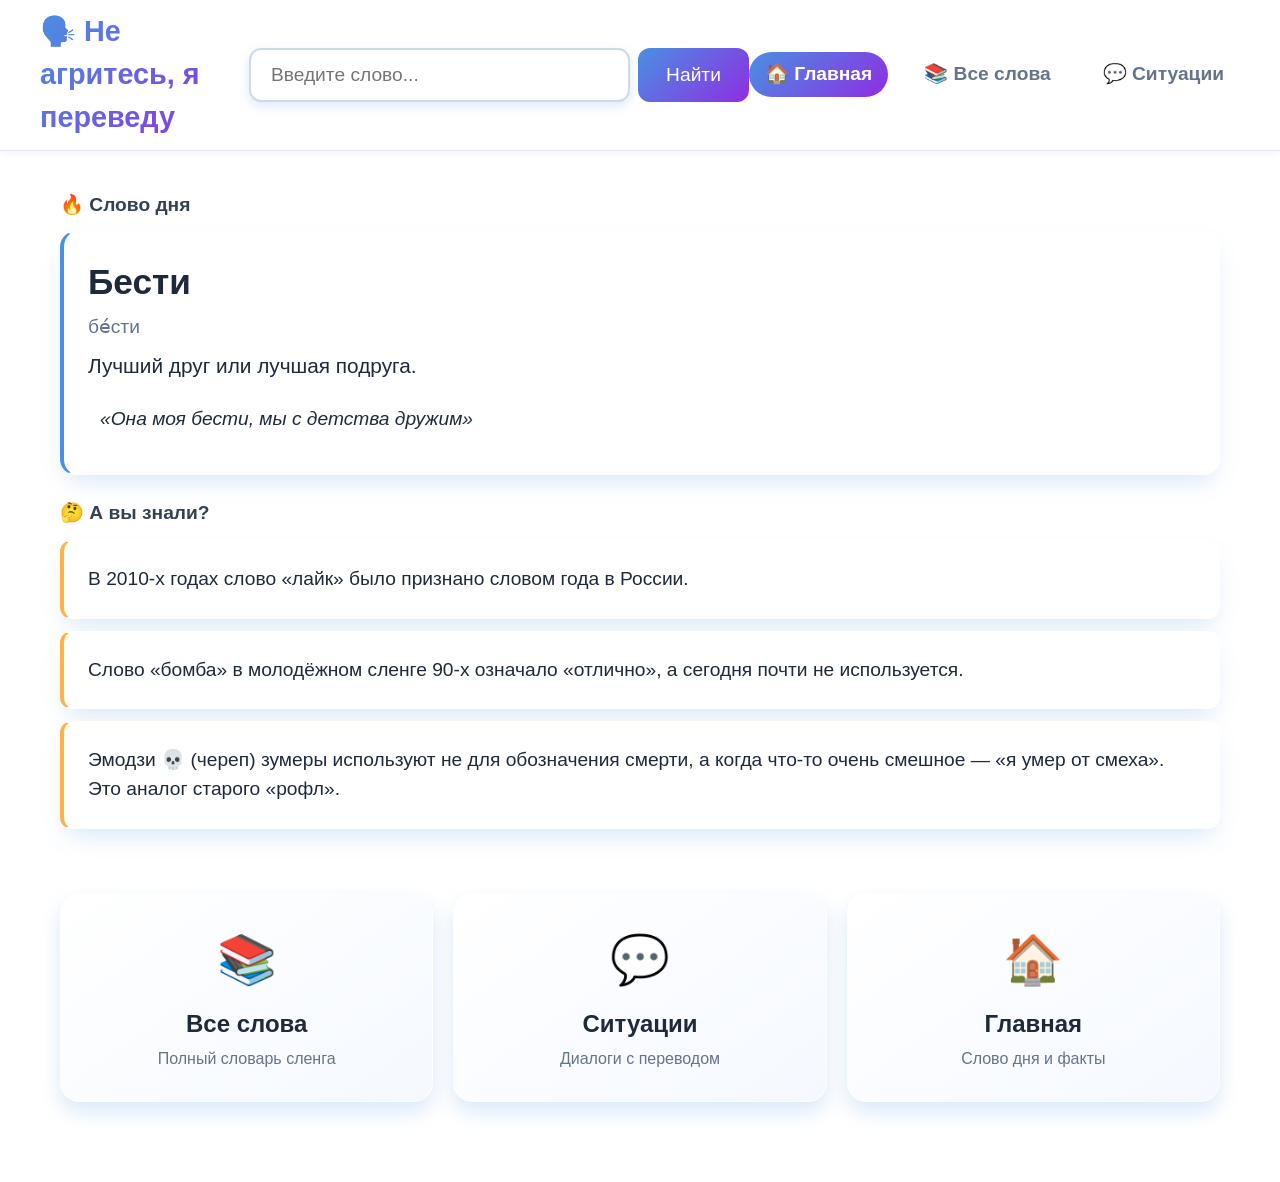
<file: index.html>
<!DOCTYPE html>
<html lang="ru">
<head>
    <meta charset="UTF-8">
    <meta name="viewport" content="width=device-width, initial-scale=1.0, maximum-scale=1.5, user-scalable=yes">
    <title>Не агритесь, я переведу</title>
    <link rel="stylesheet" href="style.css">
</head>
<body>
    <div class="app">
        <!-- Sticky header с поиском и ПК-навигацией -->
        <div class="sticky-header">
            <header class="header">
                <a href="index.html" class="header__title">🗣️ Не агритесь, я переведу</a>
            </header>
            <div class="search-section">
                <input type="text" class="search-input" id="searchInput" placeholder="Введите слово..." autocomplete="off">
                <button class="search-button" id="searchButton">Найти</button>
                <div id="suggestions" class="suggestions"></div>
            </div>
            <!-- Навигация для ПК (видна только на широких экранах) -->
            <nav class="pc-nav">
                <a href="index.html" class="pc-nav-item active">🏠 Главная</a>
                <a href="dictionary.html" class="pc-nav-item">📚 Все слова</a>
                <a href="situations.html" class="pc-nav-item">💬 Ситуации</a>
            </nav>
        </div>

        <main class="main">
            <!-- Слово дня -->
            <section class="word-of-day">
                <h2>🔥 Слово дня</h2>
                <div id="wordOfDayCard" class="word-card">
                    <!-- загружается из js -->
                </div>
            </section>

            <!-- А вы знали? (факты) -->
            <section class="facts">
                <h2>🤔 А вы знали?</h2>
                <div id="factsContainer" class="facts-list">
                    <!-- факты загружаются из js -->
                </div>
            </section>

            <!-- Кнопка перехода в словарь (видна только на мобильных и планшетах) -->
            <div class="to-dictionary mobile-only">
                <a href="dictionary.html" class="button">📖 Перейти в словарь</a>
            </div>

            <!-- Навигационные карточки для ПК (видны только на широких экранах) -->
            <div class="nav-cards">
                <a href="dictionary.html" class="nav-card">
                    <span class="nav-card-icon">📚</span>
                    <span class="nav-card-title">Все слова</span>
                    <span class="nav-card-desc">Полный словарь сленга</span>
                </a>
                <a href="situations.html" class="nav-card">
                    <span class="nav-card-icon">💬</span>
                    <span class="nav-card-title">Ситуации</span>
                    <span class="nav-card-desc">Диалоги с переводом</span>
                </a>
                <a href="index.html" class="nav-card">
                    <span class="nav-card-icon">🏠</span>
                    <span class="nav-card-title">Главная</span>
                    <span class="nav-card-desc">Слово дня и факты</span>
                </a>
            </div>
        </main>

        <!-- Нижнее меню (видно только на мобильных и планшетах) -->
        <nav class="bottom-nav">
            <a href="index.html" class="nav-item active">🏠 Главная</a>
            <a href="dictionary.html" class="nav-item">📚 Все слова</a>
            <a href="situations.html" class="nav-item">💬 Ситуации</a>
        </nav>
    </div>

    <script src="script.js"></script>
</body>
</html>
</file>
<file: style.css>
* {
    margin: 0;
    padding: 0;
    box-sizing: border-box;
}

body {
    font-family: 'Roboto', -apple-system, BlinkMacSystemFont, 'Segoe UI', sans-serif;
    background: linear-gradient(145deg, #e0eefa 0%, #f5f0ff 100%);
    color: #1e293b;
    line-height: 1.5;
}

/* Основной контейнер */
.app {
    max-width: 600px; /* для мобильных */
    margin: 0 auto;
    background-color: rgba(255, 255, 255, 0.9);
    min-height: 100vh;
    display: flex;
    flex-direction: column;
    box-shadow: 0 15px 40px rgba(0, 0, 0, 0.2);
    padding-bottom: 100px;
}

/* ===== STICKY HEADER ===== */
.sticky-header {
    position: sticky;
    top: 0;
    background-color: white;
    z-index: 1000;
    padding: 0 20px;
    border-bottom: 1px solid #e2e8f0;
    box-shadow: 0 2px 8px rgba(0,0,0,0.05);
}

.header {
    padding: 16px 0;
    border-bottom: none;
}

.header__title {
    font-size: 1.8rem;
    font-weight: 700;
    text-decoration: none;
    background: linear-gradient(135deg, #4A90E2, #8E2DE2);
    -webkit-background-clip: text;
    -webkit-text-fill-color: transparent;
    background-clip: text;
    display: inline-block;
}

/* Поиск */
.search-section {
    position: relative;
    display: flex;
    gap: 8px;
    padding-bottom: 12px;
}

.search-input {
    flex: 1;
    padding: 12px 16px;
    border: 2px solid #d0d9e8;
    border-radius: 12px;
    font-size: 1rem;
    outline: none;
    background: rgba(255, 255, 255, 0.9);
    transition: border 0.2s, box-shadow 0.2s;
}

.search-input:focus {
    border-color: #4A90E2;
    box-shadow: 0 0 0 4px rgba(74, 144, 226, 0.15), inset 0 2px 4px rgba(0,0,0,0.02);
}

.search-button {
    padding: 12px 20px;
    background: linear-gradient(135deg, #4A90E2, #8E2DE2);
    color: white;
    border: none;
    border-radius: 12px;
    font-size: 1rem;
    font-weight: 500;
    cursor: pointer;
    transition: opacity 0.2s;
}

.search-button:hover {
    opacity: 0.9;
}

/* ===== MAIN ===== */
.main {
    flex: 1;
    padding: 24px 20px 20px 20px;
    display: flex;
    flex-direction: column;
    gap: 24px;
}

/* Карточки */
.word-of-day h2, .facts h2 {
    font-size: 1.2rem;
    margin-bottom: 12px;
    color: #334155;
}

.word-card {
    background: white;
    border-radius: 16px;
    padding: 16px;
    border-left: 4px solid #4A90E2 !important;
    box-shadow: 0 12px 24px -8px rgba(74, 144, 226, 0.25);
    border: 1px solid rgba(255, 255, 255, 0.5);
}

.word-card__word {
    font-size: 1.5rem;
    font-weight: 600;
    margin-bottom: 4px;
}

.word-card__stress {
    color: #64748b;
    margin-bottom: 8px;
}

.word-card__definition {
    font-size: 1.1rem;
    margin-bottom: 12px;
    line-height: 1.5;
}

.word-card__examples {
    background-color: white;
    border-radius: 12px;
    padding: 12px;
    font-style: italic;
}

.word-card__example {
    margin-bottom: 4px;
}

/* Факты */
.facts-list {
    display: flex;
    flex-direction: column;
    gap: 12px;
}

.fact-item {
    background: white;
    border-radius: 12px;
    padding: 16px;
    border-left: 4px solid #ffb347 !important;
    line-height: 1.5;
    box-shadow: 0 12px 24px -8px rgba(74, 144, 226, 0.25);
    border: 1px solid rgba(255, 255, 255, 0.5);
}

/* Кнопка перехода (старая, может использоваться) */
.to-dictionary {
    text-align: center;
    margin: 16px 0;
}

.button {
    display: inline-block;
    padding: 12px 24px;
    background-color: #e2e8f0;
    color: #1e293b;
    text-decoration: none;
    border-radius: 30px;
    font-weight: 500;
    transition: background-color 0.2s;
    border: none;
    cursor: pointer;
}

.button:hover {
    background-color: #cbd5e1;
}

/* ===== НИЖНЕЕ МЕНЮ (для мобильных и планшетов) ===== */
.bottom-nav {
    position: fixed;
    bottom: 0;
    left: 0;
    right: 0;
    max-width: 600px;
    margin: 0 auto;
    display: flex;
    justify-content: space-around;
    align-items: center;
    padding: 12px 0;
    background-color: white;
    box-shadow: 0 -4px 12px rgba(0, 0, 0, 0.1);
    border-top: 1px solid #e2e8f0;
    z-index: 1000;
    box-sizing: border-box;
    padding-bottom: constant(safe-area-inset-bottom);
    padding-bottom: env(safe-area-inset-bottom);
    font-size: 1.2rem;
}

.nav-item {
    text-decoration: none;
    color: #64748b;
    font-size: 1.2rem;
    display: flex;
    flex-direction: column;
    align-items: center;
    gap: 6px;
    transition: all 0.2s;
    font-weight: 600;
    padding: 8px 12px;
    border-radius: 30px;
}

.nav-item:hover {
    background: linear-gradient(135deg, #4A90E2, #8E2DE2);
    color: white;
    transform: translateY(-3px);
    box-shadow: 0 4px 10px rgba(74, 144, 226, 0.4);
}

.nav-item.active {
    background: linear-gradient(135deg, #4A90E2, #8E2DE2);
    color: white;
    font-weight: 700;
    box-shadow: 0 4px 10px rgba(74, 144, 226, 0.4);
}

/* ===== СТРАНИЦА СЛОВАРЯ ===== */
.alphabet-index {
    display: flex;
    flex-wrap: wrap;
    gap: 8px;
    margin: 20px 0;
    padding: 10px;
    background-color: #f1f5f9;
    border-radius: 30px;
    justify-content: center;
}

.index-letter {
    text-decoration: none;
    color: #1e293b;
    font-weight: 600;
    font-size: 1.2rem;
    width: 36px;
    height: 36px;
    display: flex;
    align-items: center;
    justify-content: center;
    border-radius: 50%;
    background-color: white;
    transition: background-color 0.2s;
}

.index-letter:hover {
    background-color: #4A90E2;
    color: white;
}

.letter-group {
    margin-bottom: 30px;
    scroll-margin-top: 70px;
}

.letter-title {
    font-size: 2rem;
    color: #4A90E2;
    border-bottom: 2px solid #e2e8f0;
    padding-bottom: 5px;
    margin-bottom: 15px;
}

.word-list {
    list-style: none;
    padding: 0;
    display: flex;
    flex-wrap: wrap;
    gap: 10px;
}

.word-list li {
    margin: 0;
}

.word-link {
    display: inline-block;
    padding: 8px 16px;
    background-color: #f1f5f9;
    border-radius: 20px;
    text-decoration: none;
    color: #1e293b;
    font-size: 1rem;
    transition: background-color 0.2s;
}

.word-link:hover {
    background-color: #4A90E2;
    color: white;
}

/* ===== СИТУАЦИИ ===== */
.situation-card {
    background: white;
    border-radius: 16px;
    padding: 16px;
    margin-bottom: 20px;
    border-left: 4px solid #ffb347 !important;
    box-shadow: 0 12px 24px -8px rgba(74, 144, 226, 0.25);
    border: 1px solid rgba(255, 255, 255, 0.5);
}

.situation-title {
    font-size: 1.3rem;
    color: #334155;
    margin-bottom: 12px;
}

.situation-dialog {
    background-color: white;
    border-radius: 12px;
    padding: 12px;
    margin-bottom: 12px;
}

.situation-dialog p {
    margin: 8px 0;
}

.situation-translation {
    background-color: #e2e8f0;
    border-radius: 12px;
    padding: 12px;
    font-style: italic;
}

.slang-word {
    background-color: #e0f2fe;
    padding: 2px 4px;
    border-radius: 6px;
    cursor: pointer;
    transition: background-color 0.2s;
    font-weight: 500;
}

.slang-word:hover {
    background-color: #bae6fd;
}

/* ===== МОДАЛЬНОЕ ОКНО ===== */
.modal {
    display: none;
    position: fixed;
    z-index: 20000;
    left: 0;
    top: 0;
    width: 100%;
    height: 100%;
    overflow: auto;
    background-color: rgba(0,0,0,0.4);
}

.modal-content {
    background-color: #fefefe;
    margin: 10% auto;
    padding: 20px;
    border: 1px solid #888;
    border-radius: 16px;
    width: 80%;
    max-width: 400px;
    box-shadow: 0 4px 12px rgba(0,0,0,0.15);
}

.close {
    color: #aaa;
    float: right;
    font-size: 28px;
    font-weight: bold;
    cursor: pointer;
}

.close:hover,
.close:focus {
    color: black;
    text-decoration: none;
    cursor: pointer;
}

#modalWordContent h2 {
    margin-top: 0;
    color: #4A90E2;
}

#modalWordContent .button {
    display: inline-block;
    margin-top: 12px;
}

/* ===== АВТОДОПОЛНЕНИЕ ===== */
.suggestions {
    position: absolute;
    top: 100%;
    left: 0;
    right: 0;
    background: white;
    border: 1px solid #4A90E2;
    border-radius: 16px;
    box-shadow: 0 12px 24px -8px rgba(74, 144, 226, 0.4);
    z-index: 2000;
    max-height: 200px;
    overflow-y: auto;
    display: none;
    margin-top: 4px;
}

.suggestions div {
    padding: 12px 16px;
    font-weight: 500;
    cursor: pointer;
    transition: background 0.2s, color 0.2s;
}

.suggestions div:hover {
    background: linear-gradient(135deg, #4A90E2, #8E2DE2);
    color: white;
}

.suggestions div:not(:last-child) {
    border-bottom: 1px solid #edf2f7;
}

/* ===== НАВИГАЦИОННЫЕ КАРТОЧКИ ДЛЯ ПК ===== */
.nav-cards {
    display: none; /* по умолчанию скрыты */
}

/* ===== ПК-НАВИГАЦИЯ (ВЕРХНЯЯ) ===== */
.pc-nav {
    display: none; /* скрыта на мобильных */
}

/* ===== СТИЛИ ДЛЯ ПК (широкие экраны) ===== */
@media (min-width: 1024px) {
    body {
        background: #f0f4fa;
    }
    .app {
        max-width: none;
        width: 100%;
        margin: 0;
        background-color: white;
        box-shadow: none;
        padding-bottom: 40px;
    }

    /* Шапка: сетка из трёх колонок */
    .sticky-header {
        display: grid;
        grid-template-columns: 1fr auto 1fr;
        align-items: center;
        padding: 10px 40px;
    }

    .header {
        grid-column: 1;
        padding: 0;
    }

    .search-section {
        grid-column: 2;
        width: 500px; /* шире для заметности */
        margin: 0;
        padding-bottom: 0;
        justify-self: center;
    }

    /* Увеличиваем элементы поиска */
    .search-input {
        padding: 14px 20px;
        font-size: 1.2rem;
        border-width: 2px;
        background: white;
        box-shadow: 0 4px 12px rgba(74, 144, 226, 0.2);
    }

    .search-button {
        padding: 14px 28px;
        font-size: 1.2rem;
    }

    /* ПК-навигация справа */
    .pc-nav {
        display: flex;
        justify-content: flex-end;
        gap: 20px;
        grid-column: 3;
    }

    .pc-nav-item {
        text-decoration: none;
        color: #64748b;
        font-size: 1.2rem;
        font-weight: 600;
        padding: 8px 16px;
        border-radius: 30px;
        transition: all 0.2s;
        white-space: nowrap;
    }

    .pc-nav-item:hover {
        background: linear-gradient(135deg, #4A90E2, #8E2DE2);
        color: white;
        transform: translateY(-2px);
        box-shadow: 0 4px 10px rgba(74, 144, 226, 0.3);
    }

    .pc-nav-item.active {
        background: linear-gradient(135deg, #4A90E2, #8E2DE2);
        color: white;
        font-weight: 700;
    }

    /* Контент */
    .main {
        padding: 40px 60px;
    }

    /* Карточки слов и фактов становятся крупнее */
    .word-card, .fact-item {
        padding: 24px;
        font-size: 1.2rem;
    }

    .word-card__word {
        font-size: 2.2rem;
    }

    .word-card__definition {
        font-size: 1.3rem;
    }

    /* Скрываем нижнее меню на ПК */
    .bottom-nav {
        display: none;
    }

    /* Показываем навигационные карточки (на главной) */
    .nav-cards {
        display: grid;
        grid-template-columns: repeat(3, 1fr);
        gap: 20px;
        margin-top: 40px;
    }

    .nav-card {
        display: flex;
        flex-direction: column;
        align-items: center;
        text-align: center;
        padding: 30px 20px;
        background: linear-gradient(145deg, #ffffff, #f5f9ff);
        border-radius: 20px;
        text-decoration: none;
        color: #1e293b;
        box-shadow: 0 10px 20px rgba(74, 144, 226, 0.2);
        transition: transform 0.2s, box-shadow 0.2s;
        border: 1px solid rgba(255, 255, 255, 0.5);
    }

    .nav-card:hover {
        transform: translateY(-5px);
        box-shadow: 0 15px 30px rgba(74, 144, 226, 0.3);
    }

    .nav-card-icon {
        font-size: 3rem;
        margin-bottom: 10px;
    }

    .nav-card-title {
        font-size: 1.5rem;
        font-weight: 600;
        margin-bottom: 5px;
    }

    .nav-card-desc {
        font-size: 1rem;
        color: #64748b;
    }

    /* Страница словаря: слова в несколько колонок */
    .word-list {
        display: grid;
        grid-template-columns: repeat(auto-fill, minmax(200px, 1fr));
        gap: 15px;
    }

    .word-link {
        font-size: 1.2rem;
        padding: 12px 20px;
    }

    /* Алфавитный указатель крупнее */
    .index-letter {
        width: 50px;
        height: 50px;
        font-size: 1.5rem;
    }

    /* Страница ситуаций: карточки в две колонки */
    #situationsList {
        display: grid;
        grid-template-columns: 1fr 1fr;
        gap: 30px;
    }

    .situation-card {
        margin-bottom: 0;
        height: fit-content;
    }

    /* Модальное окно шире */
    .modal-content {
        max-width: 600px;
        padding: 30px;
    }

    /* Кнопки */
    .button {
        padding: 14px 32px;
        font-size: 1.2rem;
    }
}

/* ===== ПЛАНШЕТЫ И МОБИЛЬНЫЕ (ширина меньше 1024px) ===== */
@media (max-width: 1023px) {
    .bottom-nav {
        display: flex; /* показываем нижнее меню */
    }
    .pc-nav {
        display: none; /* скрываем верхнюю навигацию */
    }
    .nav-cards {
        display: none; /* скрываем карточки */
    }
}

/* ===== АДАПТАЦИЯ ПОД МОБИЛЬНЫЕ (узкие экраны) ===== */
@media (max-width: 480px) {
    .header__title {
        font-size: 1.5rem;
    }
    .search-input, .search-button {
        font-size: 0.95rem;
    }
    .index-letter {
        width: 32px;
        height: 32px;
        font-size: 1rem;
    }
    .word-link {
        padding: 6px 12px;
        font-size: 0.95rem;
    }
    .modal-content {
        margin: 20% auto;
        width: 90%;
    }
    .bottom-nav {
        padding: 16px 0;
        font-size: 1rem;
    }
    .nav-item {
        font-size: 1rem;
        padding: 6px 12px;
    }
}

/* Кнопка "Перейти в словарь" только для мобильных и планшетов */
.mobile-only {
    display: block;
}

@media (min-width: 1024px) {
    .mobile-only {
        display: none;
    }
}

/* Если кнопка уже была стилизована ранее, можно оставить как есть */
.to-dictionary {
    text-align: center;
    margin: 16px 0;
}
</file>
